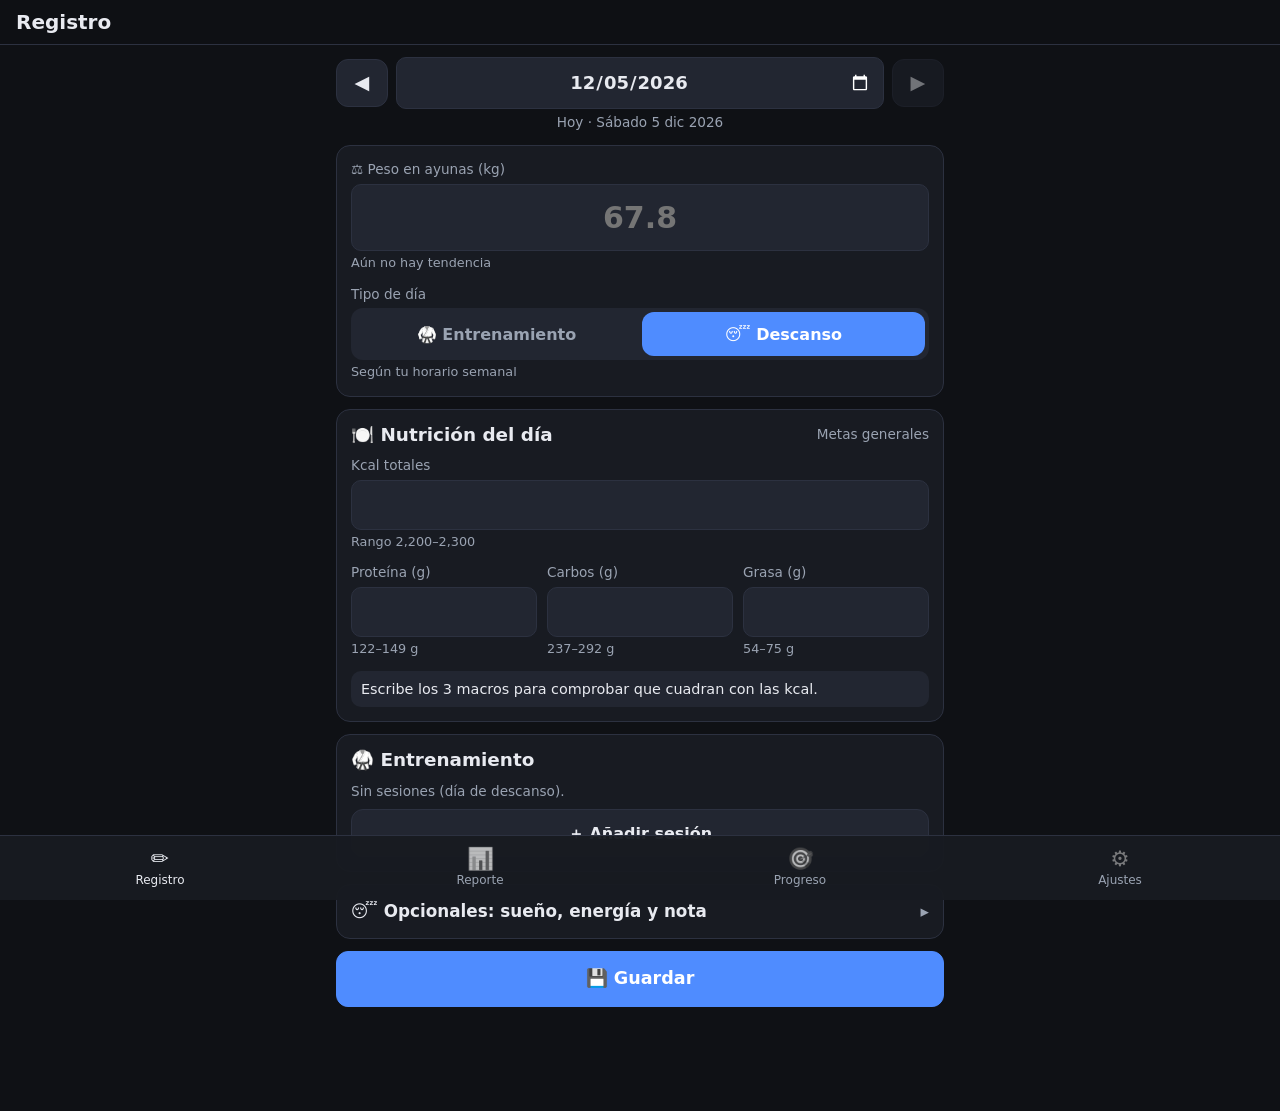
<file: index.html>
<!doctype html>
<html lang="es">
<head>
  <meta charset="utf-8">
  <meta name="viewport" content="width=device-width, initial-scale=1, viewport-fit=cover">
  <title>Peso TKD</title>
  <meta name="description" content="Registro de peso, nutrición y entrenamiento con reportes semanales.">
  <meta name="theme-color" content="#0f1115">
  <meta name="color-scheme" content="dark">

  <!-- PWA / iPhone -->
  <link rel="manifest" href="manifest.webmanifest">
  <link rel="icon" href="icons/icon-192.png" type="image/png">
  <link rel="apple-touch-icon" href="icons/apple-touch-icon.png">
  <meta name="apple-mobile-web-app-capable" content="yes">
  <meta name="mobile-web-app-capable" content="yes">
  <meta name="apple-mobile-web-app-status-bar-style" content="black-translucent">
  <meta name="apple-mobile-web-app-title" content="Peso TKD">

  <link rel="stylesheet" href="css/styles.css">
  <!-- Chart.js guardado localmente para que funcione sin conexión -->
  <script src="lib/chart.umd.min.js" defer></script>
  <script type="module" src="js/app.js"></script>
</head>
<body>
  <header class="topbar">
    <h1 id="titulo">Registro</h1>
  </header>

  <!-- Aviso de respaldo (se muestra si pasaron más de 7 días) -->
  <div id="aviso-respaldo" class="aviso-respaldo" hidden></div>

  <main id="vista" class="vista">
    <p class="muted centro">Cargando…</p>
  </main>

  <nav class="tabbar" aria-label="Secciones">
    <a href="#registro" data-tab="registro"><span class="ico">✏️</span>Registro</a>
    <a href="#reporte" data-tab="reporte"><span class="ico">📊</span>Reporte</a>
    <a href="#progreso" data-tab="progreso"><span class="ico">🎯</span>Progreso</a>
    <a href="#ajustes" data-tab="ajustes"><span class="ico">⚙️</span>Ajustes</a>
  </nav>
</body>
</html>
</file>
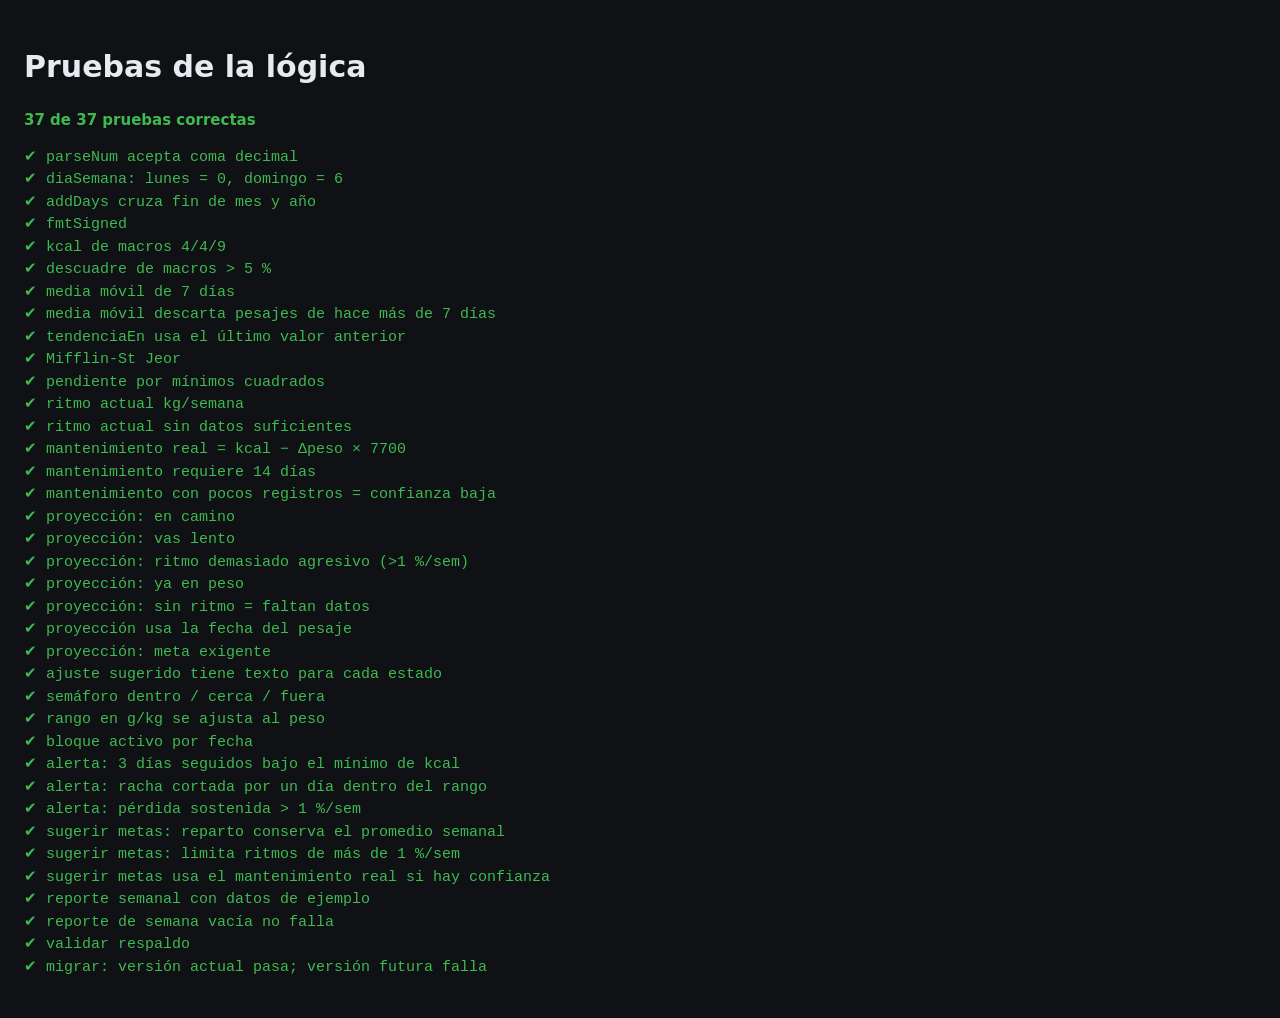
<file: tests/index.html>
<!doctype html>
<html lang="es">
<head>
  <meta charset="utf-8">
  <meta name="viewport" content="width=device-width, initial-scale=1">
  <title>Pruebas · Peso TKD</title>
  <style>
    body { background: #0f1115; color: #e8eaf0; font: 15px/1.5 system-ui, sans-serif; padding: 16px; }
    .ok { color: #3fb950; } .fail { color: #f85149; } pre { white-space: pre-wrap; }
  </style>
</head>
<body>
  <h1>Pruebas de la lógica</h1>
  <p id="resumen">Ejecutando…</p>
  <pre id="salida"></pre>
  <script type="module" src="calc.test.js"></script>
</body>
</html>
</file>
<file: css/styles.css>
/* =====================================================================
   styles.css — Diseño mobile-first en modo oscuro, botones grandes.
   ===================================================================== */

:root {
  --bg: #0f1115;
  --surface: #181b22;
  --surface-2: #222631;
  --border: #2c3140;
  --text: #e8eaf0;
  --muted: #9aa3b2;
  --accent: #4f8cff;
  --accent-2: #e5484d;
  --ok: #3fb950;
  --cerca: #d29922;
  --fuera: #f85149;
  --radius: 14px;
  --tab-h: 64px;
  color-scheme: dark;
}

* { box-sizing: border-box; }

html { -webkit-text-size-adjust: 100%; }

body {
  margin: 0;
  background: var(--bg);
  color: var(--text);
  font: 16px/1.45 system-ui, -apple-system, "Segoe UI", Roboto, sans-serif;
  padding-bottom: calc(var(--tab-h) + env(safe-area-inset-bottom) + 16px);
  -webkit-tap-highlight-color: transparent;
}

h1, h2, h3 { margin: 0; line-height: 1.2; }
h2 { font-size: 1.15rem; }
h3 { font-size: 1rem; color: var(--muted); font-weight: 600; }
p { margin: .4em 0; }
a { color: var(--accent); }

.muted { color: var(--muted); }
.small { font-size: .85rem; }
.centro { text-align: center; }
.num { font-variant-numeric: tabular-nums; }
.ok { color: var(--ok); }
.cerca { color: var(--cerca); }
.fuera { color: var(--fuera); }

/* ---------- Barra superior y pestañas ---------- */

.topbar {
  position: sticky; top: 0; z-index: 10;
  background: rgba(15, 17, 21, .92);
  backdrop-filter: blur(8px);
  -webkit-backdrop-filter: blur(8px);
  padding: calc(env(safe-area-inset-top) + 10px) 16px 10px;
  border-bottom: 1px solid var(--border);
}
.topbar h1 { font-size: 1.25rem; }

.vista { max-width: 640px; margin: 0 auto; padding: 12px 16px; }

.tabbar {
  position: fixed; left: 0; right: 0; bottom: 0; z-index: 20;
  display: grid; grid-template-columns: repeat(4, 1fr);
  background: rgba(24, 27, 34, .97);
  border-top: 1px solid var(--border);
  padding-bottom: env(safe-area-inset-bottom);
}
.tabbar a {
  display: flex; flex-direction: column; align-items: center; justify-content: center;
  height: var(--tab-h); color: var(--muted); text-decoration: none; font-size: .75rem;
}
.tabbar a .ico { font-size: 1.35rem; line-height: 1.2; filter: grayscale(1); opacity: .7; }
.tabbar a.activa { color: var(--text); }
.tabbar a.activa .ico { filter: none; opacity: 1; }

/* ---------- Tarjetas y secciones ---------- */

.card {
  background: var(--surface);
  border: 1px solid var(--border);
  border-radius: var(--radius);
  padding: 14px;
  margin: 0 0 12px;
}
.card > h2 { margin-bottom: 10px; }
.card-head { display: flex; align-items: center; justify-content: space-between; gap: 8px; margin-bottom: 10px; }

details.card > summary {
  list-style: none; cursor: pointer; font-weight: 600; font-size: 1.05rem;
  display: flex; justify-content: space-between; align-items: center;
}
details.card > summary::-webkit-details-marker { display: none; }
details.card > summary::after { content: '▸'; color: var(--muted); transition: transform .15s; }
details.card[open] > summary::after { transform: rotate(90deg); }
details.card[open] > summary { margin-bottom: 12px; }

/* ---------- Formularios ---------- */

label { display: block; font-size: .85rem; color: var(--muted); margin-bottom: 4px; }

input, select, textarea {
  width: 100%;
  min-width: 0;
  font: inherit; font-size: 18px; /* ≥16px evita el zoom automático de iOS */
  color: var(--text);
  background: var(--surface-2);
  border: 1px solid var(--border);
  border-radius: 10px;
  padding: 11px 12px;
  min-height: 48px;
}
input:focus, select:focus, textarea:focus { outline: 2px solid var(--accent); outline-offset: 0; border-color: transparent; }
textarea { min-height: 70px; resize: vertical; }
input[type="checkbox"] { width: 24px; min-height: 24px; height: 24px; accent-color: var(--accent); }
input[type="range"] { padding: 0; background: none; border: 0; min-height: 40px; accent-color: var(--accent); }
input[type="date"], input[type="datetime-local"] { -webkit-appearance: none; appearance: none; }
input.error, select.error { border-color: var(--fuera); outline: 2px solid var(--fuera); }

.campo { margin-bottom: 12px; }
.hint { font-size: .8rem; color: var(--muted); margin-top: 3px; min-height: 1em; }

.grid2 { display: grid; grid-template-columns: 1fr 1fr; gap: 10px; }
.grid3 { display: grid; grid-template-columns: repeat(3, 1fr); gap: 10px; }
.grid2 > *, .grid3 > *, .metas-fila > * { min-width: 0; }
html, body { overflow-x: hidden; }
.fila { display: flex; gap: 8px; align-items: center; }
.fila > * { flex: 1; }
.fila > .auto { flex: 0 0 auto; }

/* ---------- Botones ---------- */

button, .btn {
  font: inherit; font-weight: 600; font-size: 1rem;
  min-height: 48px; padding: 10px 16px;
  border-radius: 12px; border: 1px solid var(--border);
  background: var(--surface-2); color: var(--text);
  cursor: pointer; touch-action: manipulation;
}
button:active { transform: scale(.98); }
button.primario { background: var(--accent); border-color: var(--accent); color: #fff; }
button.grande { width: 100%; min-height: 56px; font-size: 1.1rem; }
button.peligro { color: var(--fuera); }
button.chico { min-height: 38px; padding: 6px 12px; font-size: .9rem; }
button.icono { min-width: 48px; padding: 0; font-size: 1.2rem; }
button:disabled { opacity: .45; }
.botones { display: flex; flex-wrap: wrap; gap: 8px; margin-top: 8px; }
.botones > button { flex: 1 1 auto; }

/* Selector segmentado (p. ej. Entrenamiento / Descanso) */
.segmentado { display: grid; grid-auto-flow: column; grid-auto-columns: 1fr; gap: 4px; background: var(--surface-2); padding: 4px; border-radius: 12px; }
.segmentado button { border: 0; background: transparent; color: var(--muted); min-height: 44px; }
.segmentado button.activo { background: var(--accent); color: #fff; }

/* Chips (botones pequeños seleccionables) */
.chips { display: flex; flex-wrap: wrap; gap: 6px; }
.chips button { min-height: 40px; padding: 6px 12px; font-weight: 500; font-size: .92rem; border-radius: 999px; }
.chips button.activo { background: var(--accent); border-color: var(--accent); color: #fff; }

/* ---------- Registro ---------- */

.nav-fecha { display: grid; grid-template-columns: 52px 1fr 52px; gap: 8px; align-items: center; margin-bottom: 4px; }
.nav-fecha input { text-align: center; font-weight: 600; }
.etiqueta-fecha { text-align: center; color: var(--muted); font-size: .85rem; margin-bottom: 12px; }

.peso-input { font-size: 30px; font-weight: 700; text-align: center; min-height: 64px; }

.check-macros { font-size: .9rem; padding: 8px 10px; border-radius: 10px; background: var(--surface-2); }
.check-macros.descuadre { background: rgba(210, 153, 34, .15); color: var(--cerca); }

.sesion { background: var(--surface-2); border-radius: 12px; padding: 12px; margin-bottom: 10px; border: 1px solid var(--border); }
.sesion input, .sesion select { background: var(--bg); }
.sesion-head { display: flex; justify-content: space-between; align-items: center; margin-bottom: 8px; }
.rpe-valor { font-weight: 700; color: var(--text); font-size: 1rem; }

/* Semáforo de resultados */
.semaforo { display: grid; gap: 6px; }
.semaforo .item { display: grid; grid-template-columns: 22px 1fr auto; gap: 8px; align-items: center; padding: 8px 10px; border-radius: 10px; background: var(--surface-2); }
.punto { width: 14px; height: 14px; border-radius: 50%; background: var(--muted); }
.punto.ok { background: var(--ok); }
.punto.cerca { background: var(--cerca); }
.punto.fuera { background: var(--fuera); }

.alerta { padding: 10px 12px; border-radius: 10px; background: rgba(248, 81, 73, .12); border: 1px solid rgba(248, 81, 73, .35); margin-bottom: 8px; font-size: .92rem; }
.info { padding: 10px 12px; border-radius: 10px; background: rgba(79, 140, 255, .1); border: 1px solid rgba(79, 140, 255, .3); font-size: .92rem; }

.aviso-respaldo {
  margin: 10px 16px 0; padding: 10px 12px; border-radius: 10px;
  background: rgba(210, 153, 34, .15); border: 1px solid rgba(210, 153, 34, .4); color: #f0c46b;
  font-size: .92rem; max-width: 608px;
}
@media (min-width: 672px) { .aviso-respaldo { margin: 10px auto 0; } }
.aviso-respaldo a { color: inherit; font-weight: 600; }

/* ---------- Ajustes ---------- */

.metas-dia { margin-bottom: 12px; }
.metas-fila { display: grid; grid-template-columns: 88px 1fr 1fr 74px; gap: 6px; align-items: center; margin-bottom: 6px; }
.metas-fila input, .metas-fila select { padding: 8px; font-size: 16px; min-height: 44px; }
.metas-fila .nombre { font-size: .85rem; color: var(--muted); }
.metas-fila .unidad { font-size: .8rem; color: var(--muted); text-align: center; }
.metas-fila .equiv { grid-column: 2 / 5; font-size: .75rem; color: var(--muted); margin-top: -4px; }

.horario-fila { display: grid; grid-template-columns: 1fr; gap: 6px; padding: 10px 0; border-bottom: 1px solid var(--border); }
.horario-fila:last-child { border-bottom: 0; }
.horario-fila .cab { display: flex; justify-content: space-between; align-items: center; gap: 8px; }
.horario-fila .cab strong { min-width: 90px; }
.horario-fila .segmentado { flex: 1; max-width: 260px; }

.sub-card { background: var(--surface-2); border-radius: 12px; padding: 12px; margin-bottom: 10px; border: 1px solid var(--border); }
.sub-card input, .sub-card select { background: var(--bg); }

.pasos { margin: 8px 0; padding-left: 18px; font-size: .88rem; }
.pasos li { margin-bottom: 4px; }

/* ---------- Reportes ---------- */

.kpis { display: grid; grid-template-columns: repeat(2, 1fr); gap: 8px; margin-bottom: 10px; }
.kpi { background: var(--surface-2); border-radius: 10px; padding: 10px; }
.kpi .v { font-size: 1.35rem; font-weight: 700; font-variant-numeric: tabular-nums; }
.kpi .l { font-size: .78rem; color: var(--muted); }
.kpi .d { font-size: .8rem; }

.grafica { position: relative; height: 230px; margin: 8px 0; }

table.tabla { width: 100%; border-collapse: collapse; font-size: .9rem; font-variant-numeric: tabular-nums; }
.tabla th, .tabla td { padding: 6px 4px; text-align: right; border-bottom: 1px solid var(--border); }
.tabla th:first-child, .tabla td:first-child { text-align: left; }
.tabla th { color: var(--muted); font-weight: 500; font-size: .8rem; }

.badge { display: inline-block; padding: 3px 10px; border-radius: 999px; font-size: .8rem; font-weight: 600; background: var(--surface-2); }
.badge.ok { background: rgba(63, 185, 80, .15); color: var(--ok); }
.badge.cerca { background: rgba(210, 153, 34, .15); color: var(--cerca); }
.badge.fuera { background: rgba(248, 81, 73, .15); color: var(--fuera); }

.lista-semanas button { width: 100%; display: flex; justify-content: space-between; margin-bottom: 6px; font-weight: 500; text-align: left; }

/* ---------- Aviso flotante ---------- */

.toast {
  position: fixed; left: 50%; bottom: calc(var(--tab-h) + env(safe-area-inset-bottom) + 14px);
  transform: translate(-50%, 20px); opacity: 0; pointer-events: none;
  background: #2b3242; color: var(--text); padding: 12px 18px; border-radius: 12px;
  box-shadow: 0 6px 24px rgba(0, 0, 0, .4); transition: .2s; z-index: 50; max-width: 90vw; text-align: center;
}
.toast.visible { opacity: 1; transform: translate(-50%, 0); }
.toast.ok { background: #1f4d2b; }
.toast.error { background: #5c1f1d; }

[hidden] { display: none !important; }
</file>
